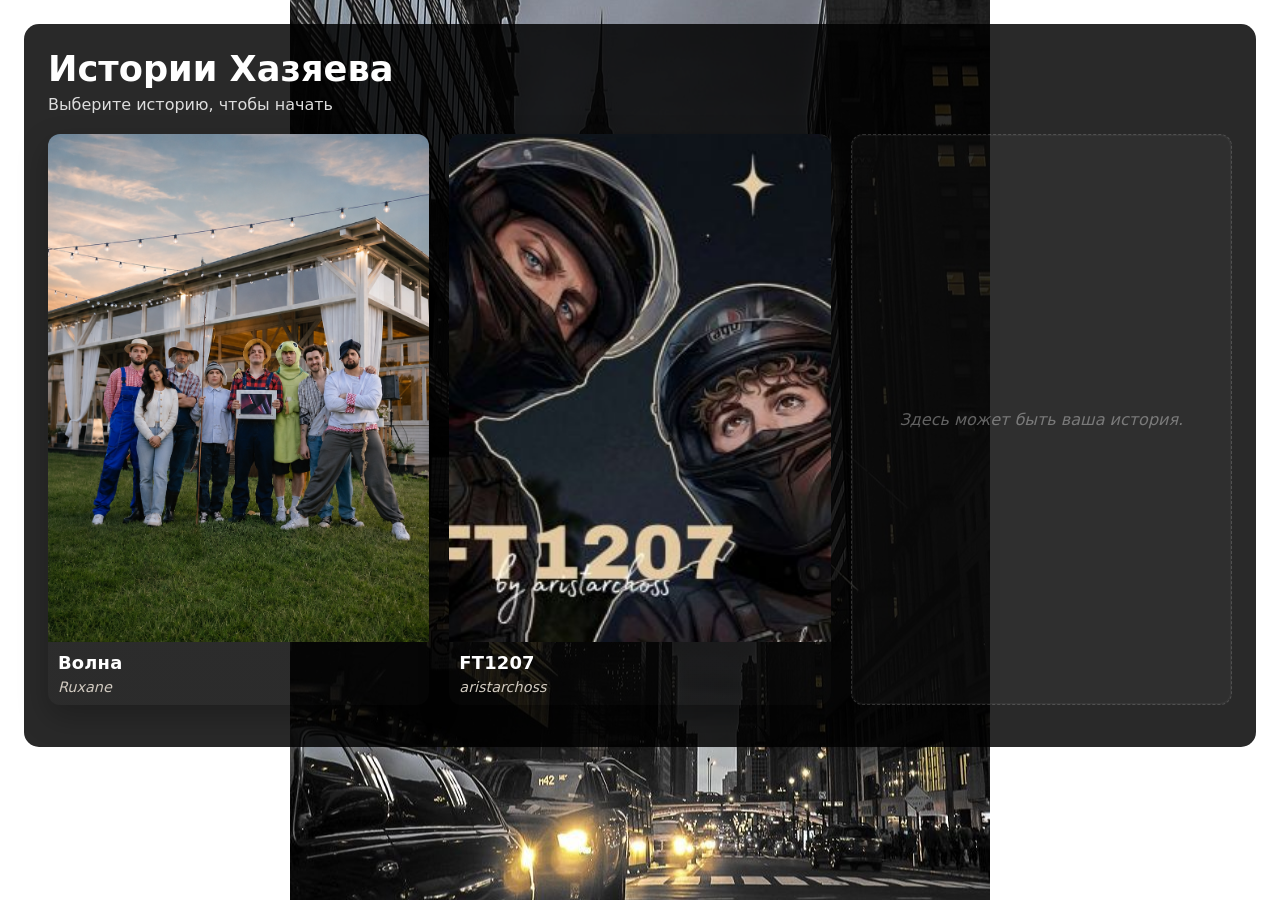
<file: index.html>
<!DOCTYPE html>
<html lang="ru">
  <head>
    <meta charset="UTF-8">
    <meta http-equiv="X-UA-Compatible" content="IE=edge">
    <meta name="viewport" content="width=device-width, initial-scale=1.0">
    <title>Истории Хазяева</title>
    <link rel="stylesheet" href="style.css">
    <link rel="stylesheet"
      href="https://cdnjs.cloudflare.com/ajax/libs/font-awesome/6.4.0/css/all.min.css">
  </head>
  <body class="index-page">
    <section class="info">
      <header>
        <h1 id="site-title">Истории Хазяева</h1>
        <p class="subtitle">Выберите историю, чтобы начать</p>
      </header>

      <main>
        <div id="stories-grid" class="stories-grid"></div>
      </main>
    </section>

    <script src="main.js" defer></script>
  </body>
</html>
</file>
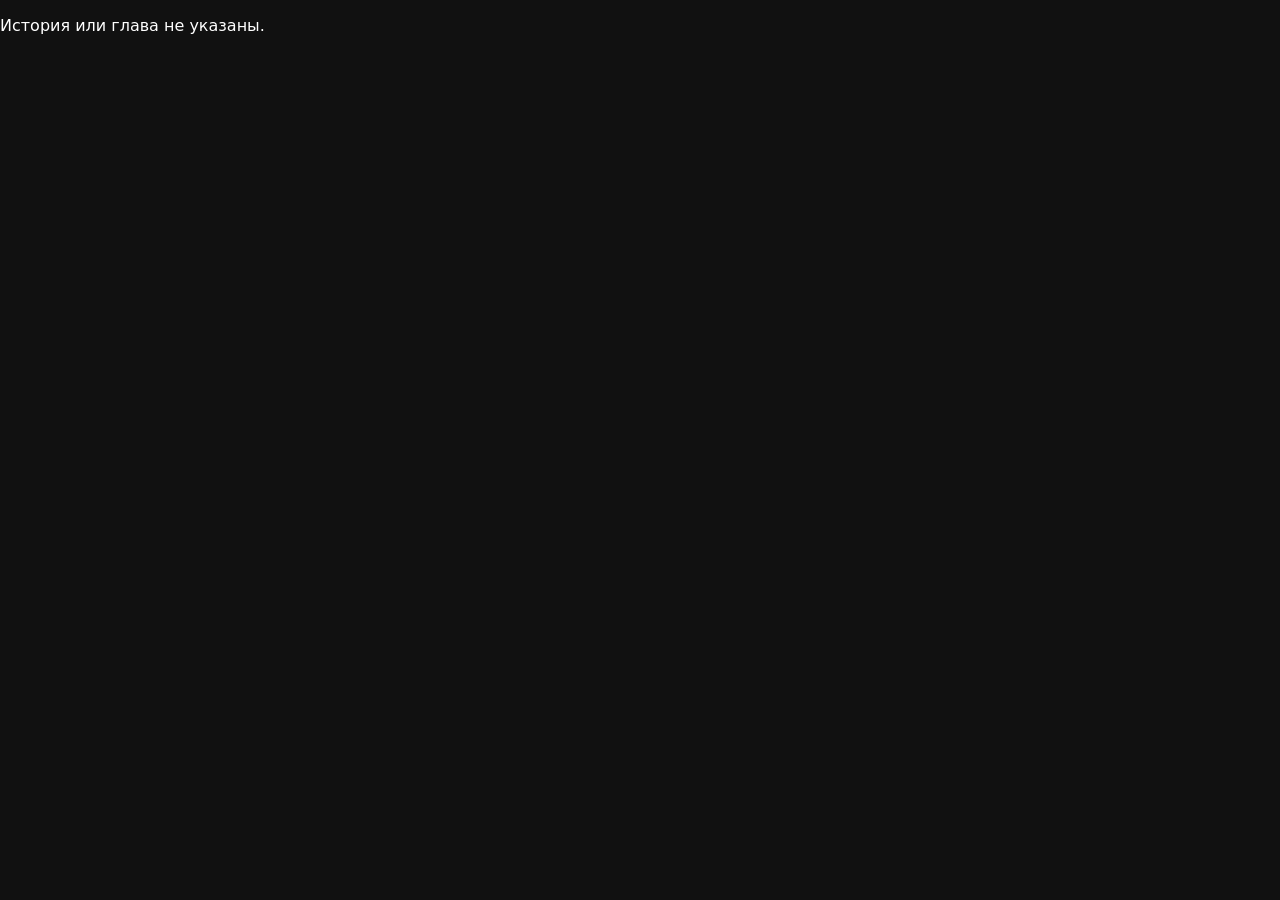
<file: read.html>
<!DOCTYPE html>
<html lang="ru">
<head>
  <meta charset="utf-8">
  <meta name="viewport" content="width=device-width,initial-scale=1">
  <title>Читать историю</title>
  <link rel="stylesheet" href="style.css">
  <link rel="stylesheet" href="https://cdnjs.cloudflare.com/ajax/libs/font-awesome/6.4.0/css/all.min.css">
  <meta name="robots" content="noindex">
</head>
<body class="read-page">
  <nav id="page-nav" class="page-nav hidden">
    <button id="nav-back-button" class="nav-back-button" type="button"><i class="fa-solid fa-angle-left"></i></button>
  </nav>
  <div id="loading-overlay" class="loading-overlay">
    <div class="loading-spinner"></div>
    <div class="loading-text">Идёт загрузка главы...</div>
  </div>

  <div id="scene" class="scene">
    <img id="background" class="background" src="" alt="fundal">
    <div id="scene-overlay" class="scene-overlay"></div>
    <img id="character" class="character" src="" alt="personaj">
    <div id="dialogue" class="dialogue">
      <div id="char-name" class="char-name"></div>
      <div id="text" class="text"></div>
      <button id="end-button" class="end-button" type="button" hidden>Назад к истории</button>
    </div>
    <div id="phone-panel" class="phone-panel" hidden>
      <div class="phone-notch"></div>
      <div class="phone-header">
        <span class="phone-back">‹</span>
        <span class="phone-contact">Exile</span>
        <span class="phone-menu">⋯</span>
      </div>
      <div id="phone-messages" class="phone-messages"></div>
      <div class="phone-footer">
        <span class="phone-input">Сообщение</span>
        <button class="phone-send" type="button">➜</button>
      </div>
    </div>
    <button id="phone-next-button" class="phone-next-button" type="button" hidden>Дальше</button>
  </div>

  <script src="chapter-state.js" defer></script>
  <script src="main.js" defer></script>
</body>
</html>
</file>
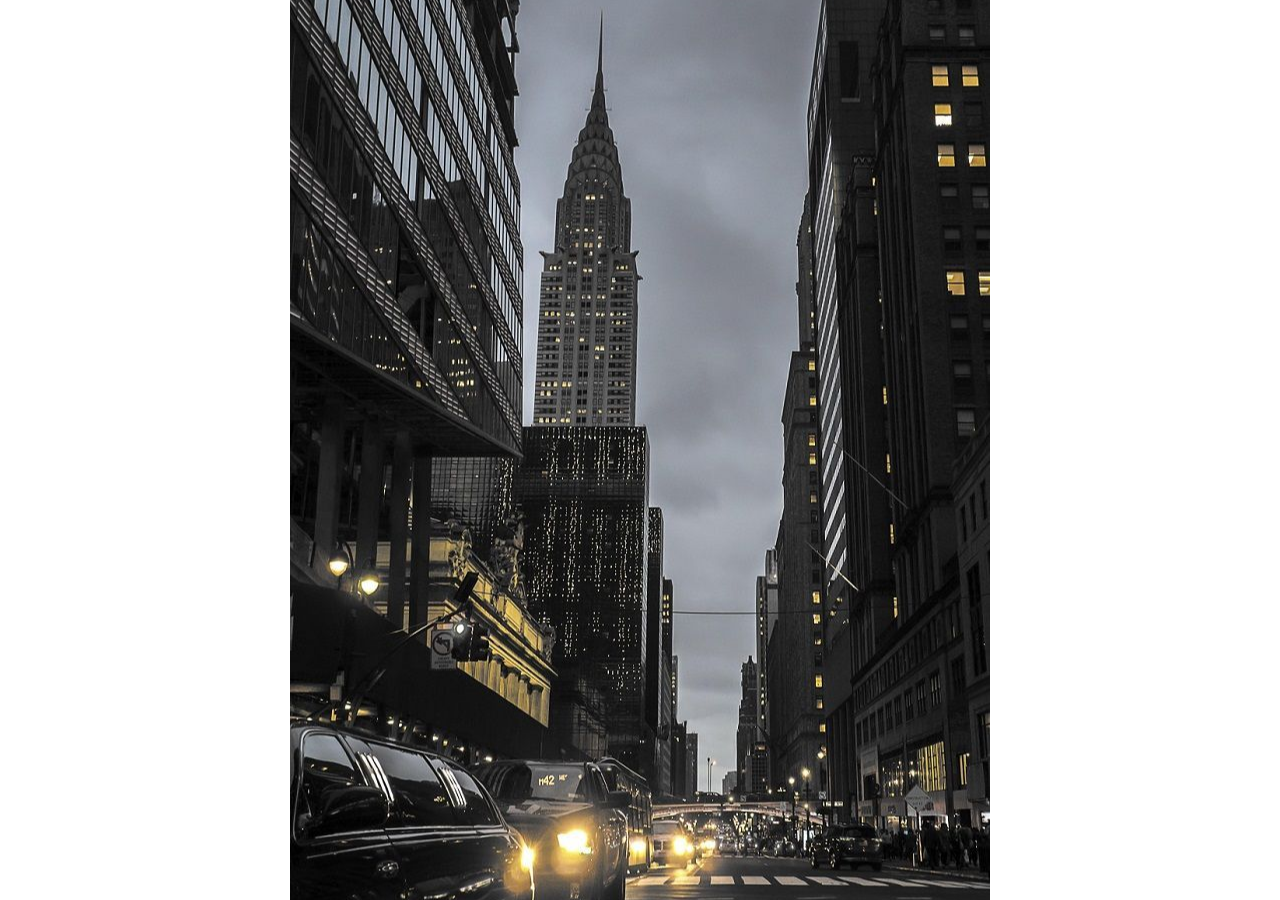
<file: story.html>
<!DOCTYPE html>
<html lang="ru">
  <head>
    <meta charset="utf-8">
    <meta name="viewport" content="width=device-width,initial-scale=1">
    <title>История</title>
    <link rel="stylesheet" href="style.css">
    <link rel="stylesheet"
      href="https://cdnjs.cloudflare.com/ajax/libs/font-awesome/6.4.0/css/all.min.css">
    <meta name="robots" content="noindex">
  </head>
  <body class="story-details-page">
    <section class="info">

      <nav id="page-nav" class="page-nav">
        <button id="nav-back-button" class="nav-back-button" type="button"><i
            class="fa-solid fa-angle-left"></i></button>
      </nav>
      <main class="story-details">
        <section class="story-top">
          <div class="story-cover-wrap">
            <img id="story-cover" class="story-cover"
              src="" alt="Обложка истории">
          </div>
          <div class="story-info-panel">
            <h1 id="story-title" class="story-main-title"></h1>
            <p id="story-author" class="story-author"></p>
            <div class="story-actions">
              <button id="read-button" class="read-button">Читать
                историю</button>
            </div>
            <a id="story-link" class="story-link" href="#" target="_blank" rel="noopener noreferrer" hidden>Ссылка на историю</a>
          </div>
        </section>

        <section class="story-description-block">
          <p id="story-description" class="story-description"></p>
        </section>

        <section class="chapter-list">
          <h2>Главы</h2>
          <ul id="chapters-list"></ul>
        </section>
      </main>
    </section>

    <script src="chapter-state.js" defer></script>
    <script src="main.js" defer></script>
  </body>
</html>
</file>
<file: style.css>
* {
    box-sizing: border-box
}

body {
    margin: 0;
    font-family: system-ui, Segoe UI, Arial, Helvetica, sans-serif;
    color: #fff;
    background: #111;
    min-height: 90vh;
    height: 90vh;
}

body.story-details-page {
    padding: 24px;
    background: url('images/fundal/ceva.jpg') no-repeat center center fixed;

}

/* Index */
.index-page {
    padding: 24px;
    background: url('images/fundal/ceva.jpg') no-repeat center center fixed;

}

section.info {
    background: rgba(0, 0, 0, 0.84);
    padding: 24px;
    border-radius: 15px;
    height: auto;
}

.story-details-page section.info {
    padding: 15px;
}

#site-title {
    font-size: 2.2rem;
    margin: 0
}

.subtitle {
    color: #ddd;
    margin: 6px 0 20px
}

.stories-list {
    list-style: none;
    padding: 0;
    margin: 0
}

.stories-list li {
    margin: 8px 0
}

.stories-list a {
    color: #cb6ebf;
    text-decoration: none;
    font-weight: 600
}

/* Story details */
.story-details {
    padding: 18px;
}

.story-top {
    display: flex;
    align-items: flex-start;
    gap: 18px;
    margin-bottom: 18px
}

.story-cover-wrap {
    width: 50%;
}

.story-cover {
    width: 100%;
    display: block;
    object-fit: cover;
    aspect-ratio: 3 / 4;
    border-radius: 18px;
    box-shadow: 0 14px 32px rgba(0, 0, 0, 0.36)
}

.story-info-panel {
    flex: 1;
    display: flex;
    flex-direction: column;
    gap: 8px
}

.story-main-title {
    font-size: 1.25rem;
    margin: 0;
    line-height: 1.15;
    letter-spacing: -0.02em;
}

.story-author {
    color: #ddd;
    margin: 0;
    font-size: 0.75rem;
}

.story-description-block {
    margin: 18px 0 24px
}

.story-description {
    margin: 0;
    color: #eee;
    line-height: 1.7;
    font-size: 1rem
}

.chapter-list {
    margin-top: 8px
}

.chapter-list h2 {
    margin: 0 0 12px;
    font-size: 1.2rem;
    color: #cb6ebf
}

.chapter-list ul {
    list-style: none;
    padding: 0;
    margin: 0;
    display: flex;
    flex-direction: column;
    gap: 12px
}

.chapter-list li {
    margin: 0
}

.chapter-list a {
    color: #fff;
    text-decoration: none;
    padding: 16px 18px;
    display: block;
    width: 100%;
    background: linear-gradient(90deg, rgba(255, 255, 255, 0.06), rgba(255, 255, 255, 0.03));
    border-radius: 12px;
    transition: background .2s, transform .15s
}

.chapter-list li.chapter-read a,
.chapter-list a.chapter-link-read {
    background: linear-gradient(90deg, rgba(203, 110, 191, 0.3), rgba(203, 110, 191, 0.16));
    box-shadow: inset 0 0 0 1px rgba(203, 110, 191, 0.45);
    color: #f8d7f2;
}

.chapter-list li.chapter-read {
    opacity: 0.95;
}

.chapter-list a:hover {
    background: rgba(255, 255, 255, 0.12);
    transform: translateY(-1px)
}

.chapter-list li.chapter-read a:hover,
.chapter-list a.chapter-link-read:hover {
    background: linear-gradient(90deg, rgba(203, 110, 191, 0.42), rgba(203, 110, 191, 0.24));
}

.story-actions {
    margin-top: 8px
}

/* Stories grid on index */
.stories-grid {
    display: grid;
    grid-template-columns: repeat(2, minmax(0, 1fr));
    gap: 20px;
    margin: 18px 0;
    grid-auto-columns: minmax(0, 1fr);
    grid-auto-flow: row;
}

@media (min-width: 1100px) {
    .stories-grid {
        grid-template-columns: repeat(3, minmax(0, 1fr));
    }
}

.story-card {
    display: block;
    background: linear-gradient(180deg, rgba(255, 255, 255, 0.02), rgba(255, 255, 255, 0.01));
    border-radius: 12px;
    overflow: hidden;
    text-decoration: none;
    color: inherit;
    box-shadow: 0 12px 30px rgba(0, 0, 0, 0.25);
    transition: transform .18s ease, box-shadow .18s ease;
}

.stories-grid>.story-card {
    grid-column: span 1;
}

.story-card-img-wrap {
    width: 100%;
    aspect-ratio: 3/4;
    overflow: hidden;
    background: #222;
}

.story-card-img {
    width: 100%;
    height: 100%;
    object-fit: cover;
    display: block;
}

.story-card-body {
    padding: 10px;
}

.story-card-title {
    margin: 0 0 6px;
    font-size: 1.12rem;
    color: #fff;
    font-weight: 800;
    text-transform: none;
    letter-spacing: 0.01em;
}

.story-card-author {
    font-size: 0.9rem;
    color: #d0c9bf;
    font-style: italic;
    margin-top: 4px;
}

.story-card-empty {
    background: rgba(255, 255, 255, 0.03);
    border: 1px dashed rgba(255, 255, 255, 0.16);
    box-shadow: inset 0 0 0 1px rgba(255, 255, 255, 0.04);
    min-height: 220px;
    display: flex;
    align-items: center;
    justify-content: center;
    text-align: center;
    padding: 20px;
    color: rgba(255, 255, 255, 0.36);
    font-style: italic;
}

.read-button {
    appearance: none;
    border: none;
    padding: 5px 10px;
    border-radius: 6px;
    background: #cb6ebf;
    color: #ffffff;
    font-weight: 700;
    font-size: 75%;
    cursor: pointer;
}

.story-link {
    display: inline-flex;
    align-items: center;
    gap: 6px;
    color: #f7c3eb;
    text-decoration: none;
    font-size: 0.70rem;
    font-weight: 600;
    margin-top: 6px;
    width: fit-content;
}

.story-link:hover {
    text-decoration: underline;
}

.read-button:disabled {
    opacity: .5;
    cursor: not-allowed
}

/* Read page */
.loading-overlay {
    position: fixed;
    inset: 0;
    z-index: 999;
    display: flex;
    flex-direction: column;
    align-items: center;
    justify-content: center;
    background: rgba(0, 0, 0, 0.78);
    backdrop-filter: blur(6px)
}

.loading-spinner {
    width: 64px;
    height: 64px;
    border: 5px solid rgba(255, 255, 255, 0.18);
    border-top-color: #cb6ebf;
    border-radius: 50%;
    animation: spin 0.9s linear infinite
}

.loading-text {
    margin-top: 14px;
    color: #fff;
    font-size: 1rem;
    letter-spacing: 0.04em
}

@keyframes spin {
    to {
        transform: rotate(360deg)
    }
}

.scene {
    position: relative;
    width: 100vw;
    height: 90vh;
    overflow: hidden;
    background: #000
}

.page-nav {
    position: fixed;
    top: 0;
    left: 0;
    right: 0;
    display: flex;
    align-items: center;
    height: 56px;
    padding: 0 16px;
    z-index: 1001;
    pointer-events: auto;
    background: transparent;
}

.page-nav.hidden {
    opacity: 0;
    visibility: hidden;
    pointer-events: none;
}

.nav-back-button {
    width: 42px;
    height: 42px;
    border: none;
    border-radius: 10px;
    background: rgba(255, 255, 255, 0.892);
    color: #000000;
    font-weight: 1000;
    font-size: 1.2rem;
    cursor: pointer;
    display: inline-flex;
    align-items: center;
    justify-content: center;
}

.nav-back-button:hover {
    background: rgba(255, 255, 255, 0.98);
}

.background {
    position: absolute;
    inset: 0;
    width: 100%;
    height: 100%;
    object-fit: cover;
    z-index: 0
}

.scene-overlay {
    position: absolute;
    inset: 0;
    z-index: 1;
    pointer-events: none;
    background: linear-gradient(180deg, rgba(0, 0, 0, 0.771) 0%, rgba(0, 0, 0, 0.782) 100%);
    opacity: 0;
    transition: opacity 0.6s ease;
}

.scene-overlay.visible {
    opacity: 1;
}

.character {
    position: absolute;
    bottom: 0;
    width: auto;
    max-width: none;
    min-width: 320px;
    max-height: 88%;
    object-fit: contain;
    object-position: bottom center;
    pointer-events: none;
    z-index: 1;
    image-rendering: auto;
    filter: none;
    background: transparent;
    opacity: 0;
    transition: opacity 0.38s ease, transform 0.38s ease, filter 0.38s ease
}

.character.visible {
    opacity: 1
}

.character.left {
    left: -50px;
    transform: translateX(-8%)
}

.character.right {
    right: -50px;
    transform: translateX(8%);
    width: auto;
    min-width: 320px;
}

.character.center {
    left: 50%;
    transform: translateX(-50%) translateY(8%)
}

.character.visible.left {
    transform: translateX(0)
}

.character.visible.right {
    transform: translateX(0)
}

.character.visible.center {
    transform: translateX(-50%) translateY(0)
}

.dialogue {
    position: absolute;
    left: 50%;
    transform: translateX(-50%) translateY(18px);
    top: 45vh;
    max-width: 82%;
    width: min(920px, 82%);
    background: linear-gradient(180deg, #2e3136, #1f2226);
    padding: 36px 24px 28px;
    border-radius: 28px;
    border: 1px solid rgba(255, 255, 255, 0.08);
    box-shadow: 0 28px 68px rgba(0, 0, 0, 0.45);
    z-index: 2;
    opacity: 0;
    display: flex;
    flex-direction: column;
    transition: opacity 0.38s ease, transform 0.38s ease, filter 0.38s ease;
    overflow: visible;
}


.dialogue::after {
    content: '';
    position: absolute;
    inset: 0;
    background-image: linear-gradient(180deg, rgba(255, 255, 255, 0.14) 0%, transparent 24%),
        radial-gradient(circle at 20% 20%, rgba(255, 255, 255, 0.18), transparent 18%),
        radial-gradient(circle at 80% 80%, rgba(255, 255, 255, 0.12), transparent 12%);
    pointer-events: none;
    opacity: 0.23;
}

.dialogue.name-left .char-name {
    left: 20px;
    right: auto;
}

.dialogue.name-right .char-name {
    right: 20px;
    left: auto;
}

.phone-panel {
    position: absolute;
    left: 50%;
    bottom: 5vh;
    transform: translateX(-50%) translateY(18px);
    width: min(360px, 88vw);
    height: 68vh;
    max-height: 720px;
    background: linear-gradient(180deg, #f5f7fb 0%, #eef2f7 100%);
    border-radius: 32px;
    overflow: hidden;
    box-shadow: 0 22px 50px rgba(0, 0, 0, 0.45);
    z-index: 3;
    opacity: 0;
    transition: opacity 0.38s ease, transform 0.38s ease
}

.phone-panel.visible {
    opacity: 1;
    transform: translateX(-50%) translateY(0)
}

.phone-notch {
    width: 120px;
    height: 18px;
    background: #0f1115;
    border-radius: 0 0 14px 14px;
    margin: 0 auto
}

.phone-header {
    display: flex;
    align-items: center;
    justify-content: space-between;
    background: #f7f9fc;
    color: #0f172a;
    padding: 12px 16px;
    font-size: 0.95rem;
    font-weight: 700;
    border-bottom: 1px solid #dde5f1
}

.phone-contact {
    flex: 1;
    text-align: center
}

.phone-back,
.phone-menu {
    font-size: 1.2rem
}

.phone-messages {
    height: calc(100% - 116px);
    padding: 16px 12px;
    /* ensure last message is not hidden behind the footer */
    padding-bottom: calc(60px + env(safe-area-inset-bottom, 0px));
    overflow-y: auto;
    display: flex;
    flex-direction: column;
    gap: 10px;
    background:
        linear-gradient(rgba(255, 255, 255, 0.18), rgba(255, 255, 255, 0.18)),
        linear-gradient(180deg, #eceff6 0%, #f7f8fb 100%);
}

.phone-message-row {
    display: flex;
    flex-direction: column;
    max-width: 78%
}

.phone-message-row.left {
    align-self: flex-start
}

.phone-message-row.right {
    align-self: flex-end
}

.phone-message-name {
    font-size: 0.78rem;
    font-weight: 700;
    margin: 0 0 4px 10px;
    color: #64748b
}

.phone-message-row.right .phone-message-name {
    text-align: right;
    margin: 0 10px 4px 0
}

.phone-message-bubble {
    background: #ffffff;
    color: #0f172a;
    padding: 10px 12px;
    border-radius: 18px;
    box-shadow: 0 2px 8px rgba(15, 23, 42, 0.06);
    font-size: 0.92rem;
    line-height: 1.4;
    white-space: pre-wrap
}

.phone-message-row.left .phone-message-bubble {
    background: #e8eefc;
    border-bottom-left-radius: 6px
}

.phone-message-row.right .phone-message-bubble {
    background: #d3f7ce;
    border-bottom-right-radius: 6px
}

.phone-footer {
    position: absolute;
    left: 0;
    right: 0;
    bottom: 0;
    display: flex;
    align-items: center;
    gap: 8px;
    background: #f7f9fc;
    padding: 12px;
    border-top: 1px solid #dde5f1
}

.phone-input {
    flex: 1;
    background: #eef3fb;
    color: #64748b;
    padding: 12px 14px;
    border-radius: 999px
}

.phone-send {
    width: 46px;
    height: 46px;
    border: none;
    border-radius: 50%;
    background: #0ea5e9;
    color: #fff;
    font-size: 1rem;
    font-weight: 700
}

.phone-next-button {
    position: absolute;
    left: 50%;
    bottom: 1.5vh;
    transform: translateX(-50%);
    z-index: 4;
    border: none;
    border-radius: 999px;
    background: #cb6ebf;
    color: #ffffff;
    font-weight: 700;
    padding: 10px 18px;
    cursor: pointer;
    box-shadow: 0 8px 18px rgba(0, 0, 0, 0.22)
}

.dialogue.visible {
    opacity: 1;
    transform: translateX(-50%) translateY(0);
    filter: blur(0)
}

.dialogue-center {
    top: 50%;
    bottom: auto;
    transform: translate(-50%, -50%) translateY(18px);
    width: min(760px, 78%);
    text-align: center
}

.dialogue-center.visible {
    transform: translate(-50%, -50%) translateY(0)
}

.dialogue-header {
    position: absolute;
    top: -16px;
    right: 24px;
    display: inline-flex;
    align-items: center;
    justify-content: center;
    min-width: 120px;
    padding: 8px 16px;
    background: linear-gradient(180deg, #241f1d, #2e2724);
    border: 1px solid rgba(255, 255, 255, 0.08);
    border-radius: 18px;
    color: #f8f4ec;
    font-size: 0.95rem;
    font-weight: 700;
    letter-spacing: 0.02em;
    text-align: center;
    box-shadow: 0 16px 30px rgba(0, 0, 0, 0.28);
    z-index: 3;
}

.char-name {
    position: absolute;
    top: -22px;
    right: 24px;
    display: inline-flex;
    align-items: center;
    justify-content: center;
    min-width: 110px;
    padding: 8px 14px;
    background: linear-gradient(180deg, #2f2826, #1f1817);
    border: 1px solid rgba(255, 255, 255, 0.12);
    border-radius: 16px;
    color: #ffffff;
    font-size: 0.95rem;
    font-weight: 700;
    letter-spacing: 0.02em;
    text-align: center;
    box-shadow: 0 16px 30px rgba(0, 0, 0, 0.28);
    z-index: 4;
}

.text {
    font-size: 1.1rem;
    line-height: 1.7;
    white-space: pre-wrap;
    color: #ffffff;
}

.end-button {
    align-self: center;
    margin-top: 16px;
    padding: 10px 18px;
    border: none;
    border-radius: 999px;
    background: #cb6ebf;
    color: #ffffff;
    cursor: pointer;
    font-weight: 700;
    box-shadow: 0 6px 18px rgba(0, 0, 0, 0.3)
}

/* make sure images don't show if missing */
.background[src=""],
.character[src=""] {
    display: none
}
</file>
